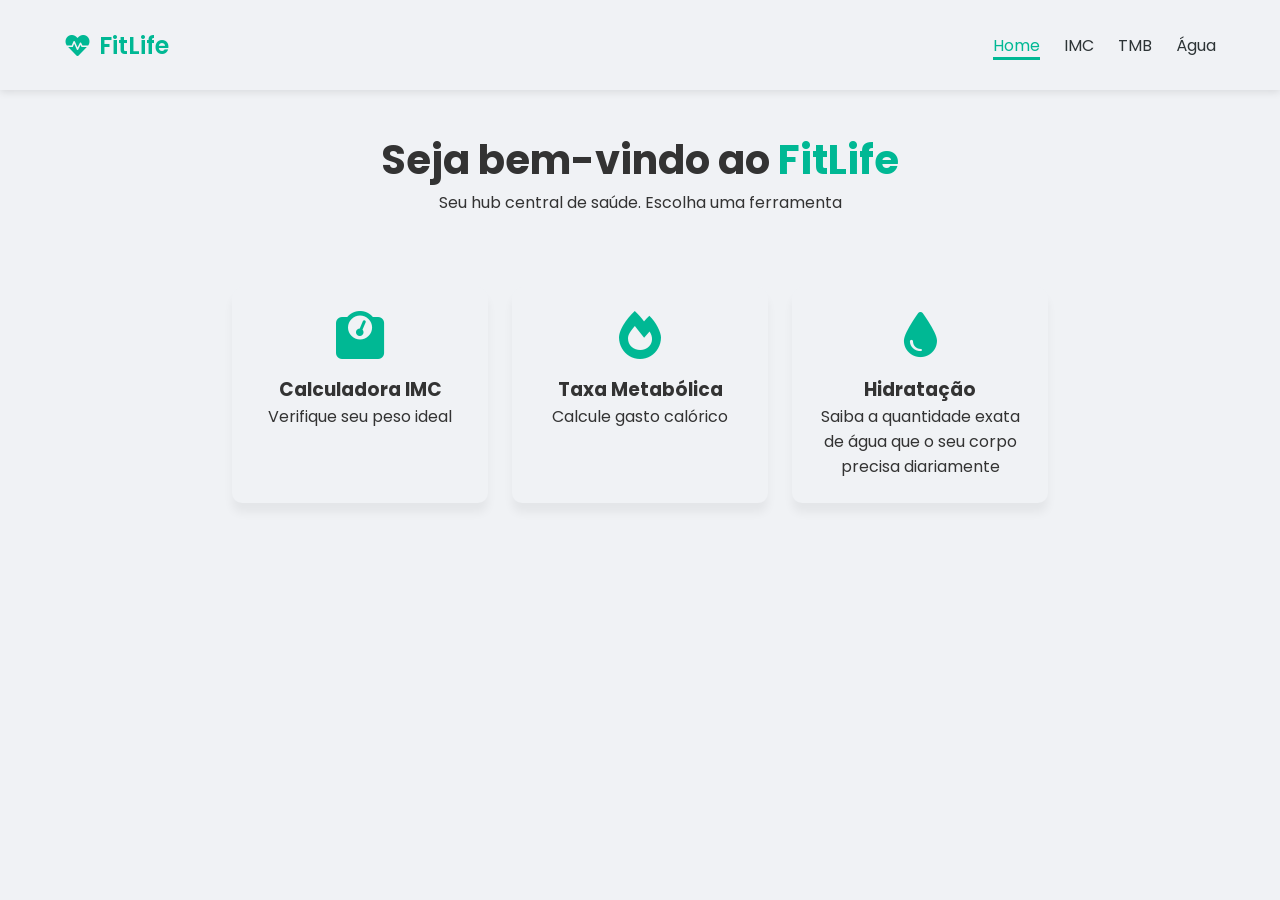
<file: index.html>
<!DOCTYPE html>
<html lang="pt-BR">

<head>
    <meta charset="UTF-8">
    <meta name="viewport" content="width=device-width, initial-scale=1.0">
    <title>Fitlife</title>
    <link rel="preconnect" href="https://fonts.googleapis.com">
    <link rel="preconnect" href="https://fonts.gstatic.com" crossorigin>
    <link rel="stylesheet" href="css/styles.css">
    <link rel="stylesheet" href="https://cdnjs.cloudflare.com/ajax/libs/font-awesome/6.0.0/css/all.min.css" />
    <link
        href="https://fonts.googleapis.com/css2?family=Poppins:ital,wght@0,100;0,200;0,300;0,400;0,500;0,600;0,700;0,800;0,900;1,100;1,200;1,300;1,400;1,500;1,600;1,700;1,800;1,900&display=swap"
        rel="stylesheet">
</head>

<body>

    <nav>

        <a class="logo" href="index.html">
            <i class="fas fa-heartbeat"></i>
            FitLife
        </a>

        <ul class="nav-links">
            <li><a class="nav-link" id="nav-active" href="index.html">Home</a></li>
            <li><a class="nav-link" href="pages/imc.html">IMC</a></li>
            <li><a class="nav-link" href="pages/tmb.html">TMB</a></li>
            <li><a class="nav-link" href="pages/water.html">Água</a></li>
        </ul>

    </nav>

    <header class="header-container">
        <h1>Seja bem-vindo ao <span>FitLife</span></h1>
        <p>Seu hub central de saúde. Escolha uma ferramenta</p>
    </header>

    <main>

        <section class="cards-section">
            <a class="feature-card" href="pages/imc.html">
                <i class="fas fa-weight"></i>
                <h3>Calculadora IMC</h3>
                <p>Verifique seu peso ideal</p>
            </a>
            <a class="feature-card" href="pages/tmb.html">
                <i class="fas fa-fire"></i>
                <h3>Taxa Metabólica</h3>
                <p>Calcule gasto calórico</p>
            </a>
            <a class="feature-card" href="pages/water.html">
                <i class="fas fa-tint"></i>
                <h3>Hidratação</h3>
                <p>Saiba a quantidade exata de água que o seu corpo precisa diariamente</p>
            </a>
        </section>

    </main>


</body>

</html>
</file>
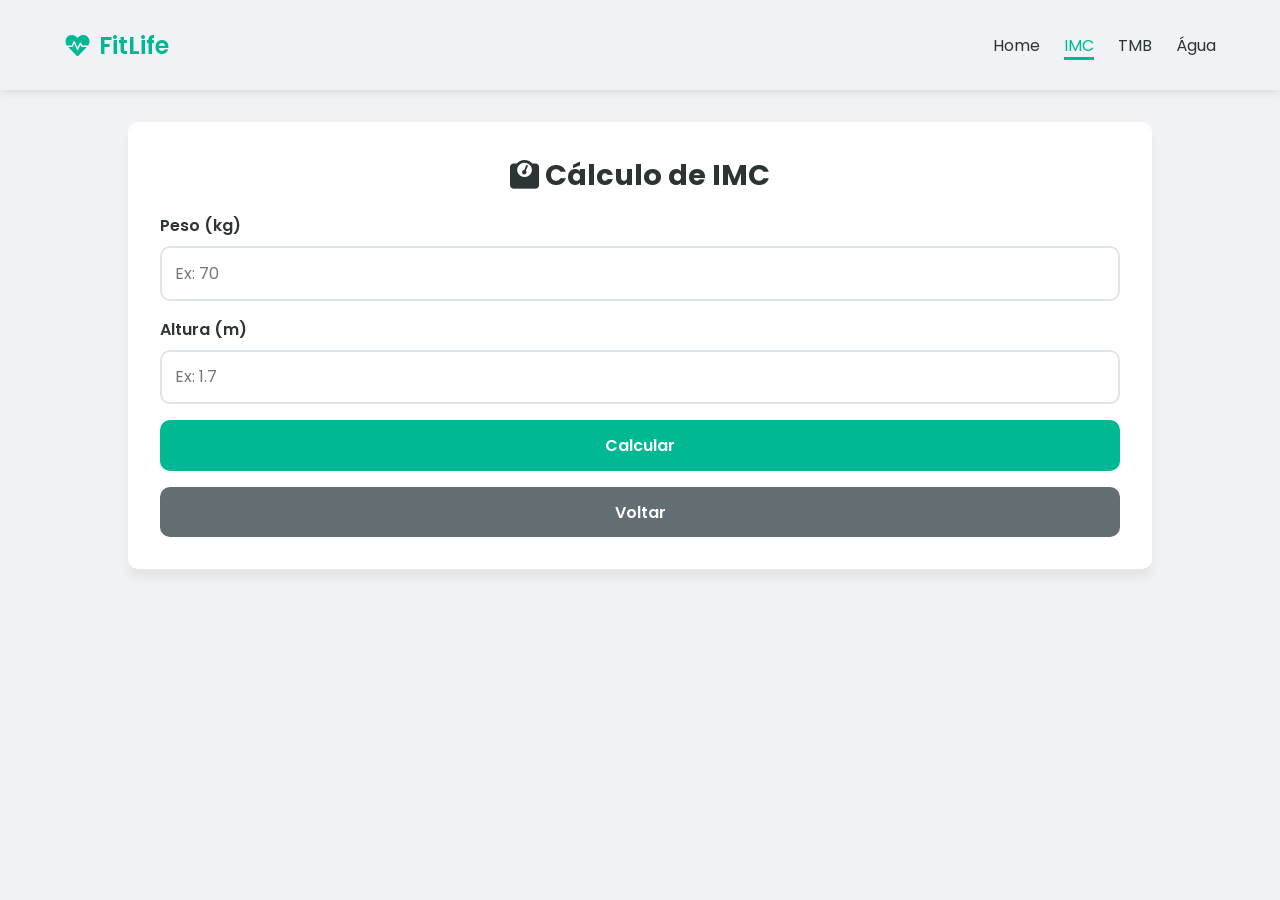
<file: pages/imc.html>
<!DOCTYPE html>
<html lang="pt-BR">

<head>
    <meta charset="UTF-8">
    <meta name="viewport" content="width=device-width, initial-scale=1.0">
    <link rel="preconnect" href="https://fonts.googleapis.com">
    <link rel="preconnect" href="https://fonts.gstatic.com" crossorigin>
    <link rel="stylesheet" href="../css/styles.css">
    <link rel="stylesheet" href="https://cdnjs.cloudflare.com/ajax/libs/font-awesome/6.0.0/css/all.min.css" />
    <link
        href="https://fonts.googleapis.com/css2?family=Poppins:ital,wght@0,100;0,200;0,300;0,400;0,500;0,600;0,700;0,800;0,900;1,100;1,200;1,300;1,400;1,500;1,600;1,700;1,800;1,900&display=swap"
        rel="stylesheet">
    <title>Fitlife | IMC</title>
</head>

<body>

    <nav>

        <a class="logo" href="../index.html">
            <i class="fas fa-heartbeat"></i>
            FitLife
        </a>

        <ul class="nav-links">
            <li><a class="nav-link" href="../index.html">Home</a></li>
            <li><a class="nav-link" id="nav-active" href="imc.html">IMC</a></li>
            <li><a class="nav-link" href="tmb.html">TMB</a></li>
            <li><a class="nav-link" href="water.html">Água</a></li>
        </ul>

    </nav>

    <main>
        <section class="tool-container">

            <div class="tool-container-title">
                <h2><i class="fas fa-weight"></i>
                    Cálculo de IMC
                </h2>
            </div>

            <form>

                <div class="form-group">
                    <label for="weight">Peso (kg)</label>
                    <input type="number" id="weight" placeholder="Ex: 70" required>
                </div>

                <div class="form-group">
                    <label for="height">Altura (m)</label>
                    <input type="number" id="height" placeholder="Ex: 1.7" step="any" required>
                </div>

                <button class="action-btn" type="submit" onclick="calculateIMC(event)">Calcular</button>
                <a class="action-btn btn-back" href="../index.html">Voltar</a>

            </form>

            <div id="result" class="result-box">
                <p>Seu IMC é:</p>
                <h2 id="imc-value">00.0</h2>
                <p id="imc-desc">Classificação</p>
            </div>

        </section>
    </main>

    <script src="../js/imc.js"></script>

</body>

</html>
</file>
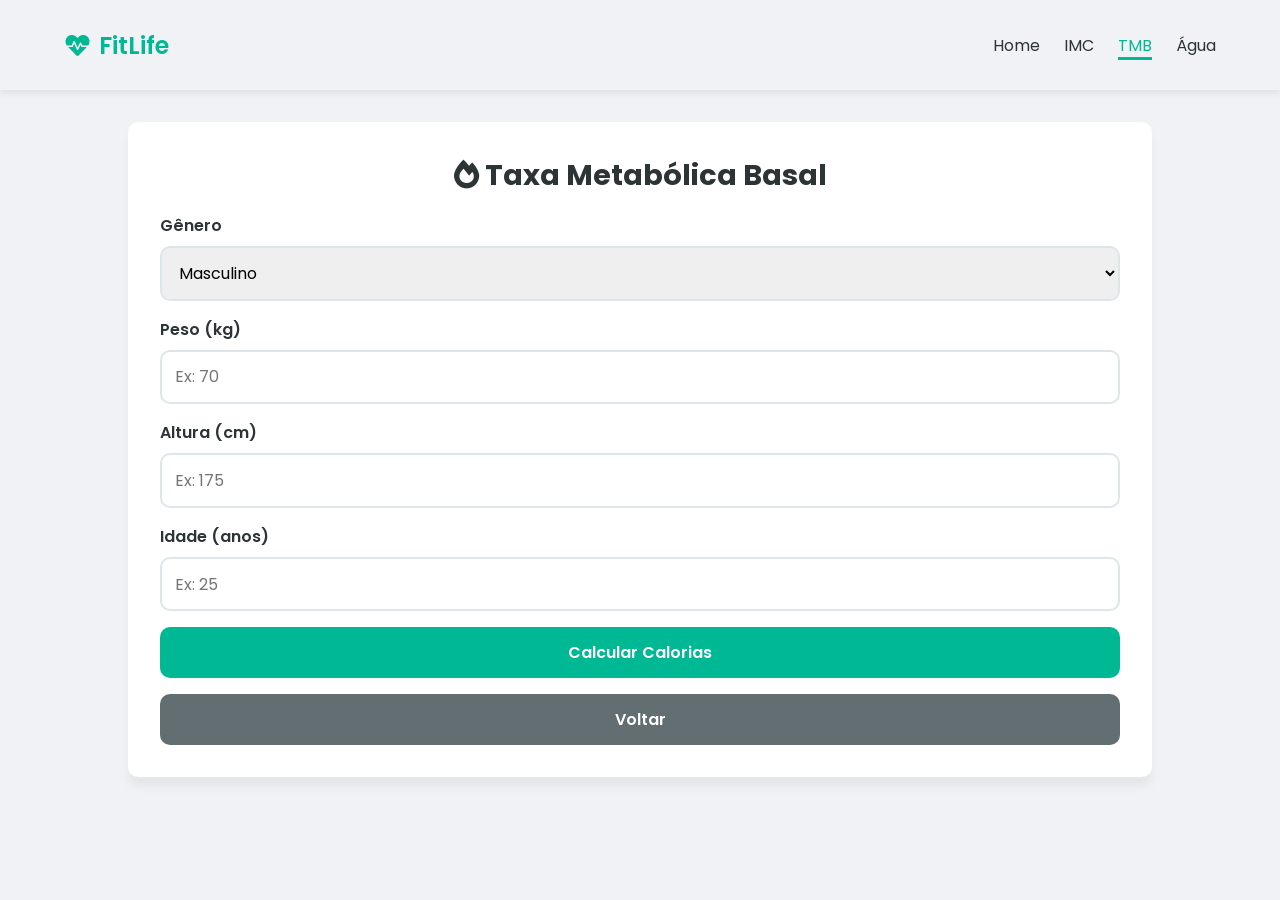
<file: pages/tmb.html>
<!DOCTYPE html>
<html lang="pt-BR">

<head>
    <meta charset="UTF-8">
    <meta name="viewport" content="width=device-width, initial-scale=1.0">
    <link rel="preconnect" href="https://fonts.googleapis.com">
    <link rel="preconnect" href="https://fonts.gstatic.com" crossorigin>
    <link rel="stylesheet" href="../css/styles.css">
    <link rel="stylesheet" href="https://cdnjs.cloudflare.com/ajax/libs/font-awesome/6.0.0/css/all.min.css" />
    <link
        href="https://fonts.googleapis.com/css2?family=Poppins:ital,wght@0,100;0,200;0,300;0,400;0,500;0,600;0,700;0,800;0,900;1,100;1,200;1,300;1,400;1,500;1,600;1,700;1,800;1,900&display=swap"
        rel="stylesheet">
    <title>Fitlife | TMB</title>
</head>

<body>

    <nav>

        <a class="logo" href="../index.html">
            <i class="fas fa-heartbeat"></i>
            FitLife
        </a>

        <ul class="nav-links">
            <li><a class="nav-link" href="../index.html">Home</a></li>
            <li><a class="nav-link" href="imc.html">IMC</a></li>
            <li><a class="nav-link" id="nav-active" href="tmb.html">TMB</a></li>
            <li><a class="nav-link" href="water.html">Água</a></li>
        </ul>

    </nav>

    <main>
        <section class="tool-container">
            <div class="tool-container-title">
                <h2><i class="fas fa-fire"></i>
                    Taxa Metabólica Basal
                </h2>
            </div>

            <form>

                <div class="form-group">
                    <label for="gender">Gênero</label>
                    <select id="gender">
                        <option value="male">Masculino</option>
                        <option value="female">Feminino</option>
                    </select>
                </div>

                <div class="form-group">
                    <label for="weight">Peso (kg)</label>
                    <input type="number" id="weight" placeholder="Ex: 70">
                </div>

                <div class="form-group">
                    <label for="height">Altura (cm)</label>
                    <input type="number" id="height" placeholder="Ex: 175">
                </div>

                <div class="form-group">
                    <label for="age">Idade (anos)</label>
                    <input type="number" id="age" placeholder="Ex: 25">
                </div>

                <button class="action-btn" type="submit" onclick="calculateTMB(event)">Calcular Calorias</button>
                <a class="action-btn btn-back" href="../index.html">Voltar</a>
            </form>

            <div id="result" class="result-box">
                <p>Gasto calórico basal</p>
                <h2 id="tmb-value">0000</h2>
                <p>Kcal/dia</p>
            </div>

        </section>
    </main>

    <script src="../js/tmb.js"></script>

</body>

</html>
</file>
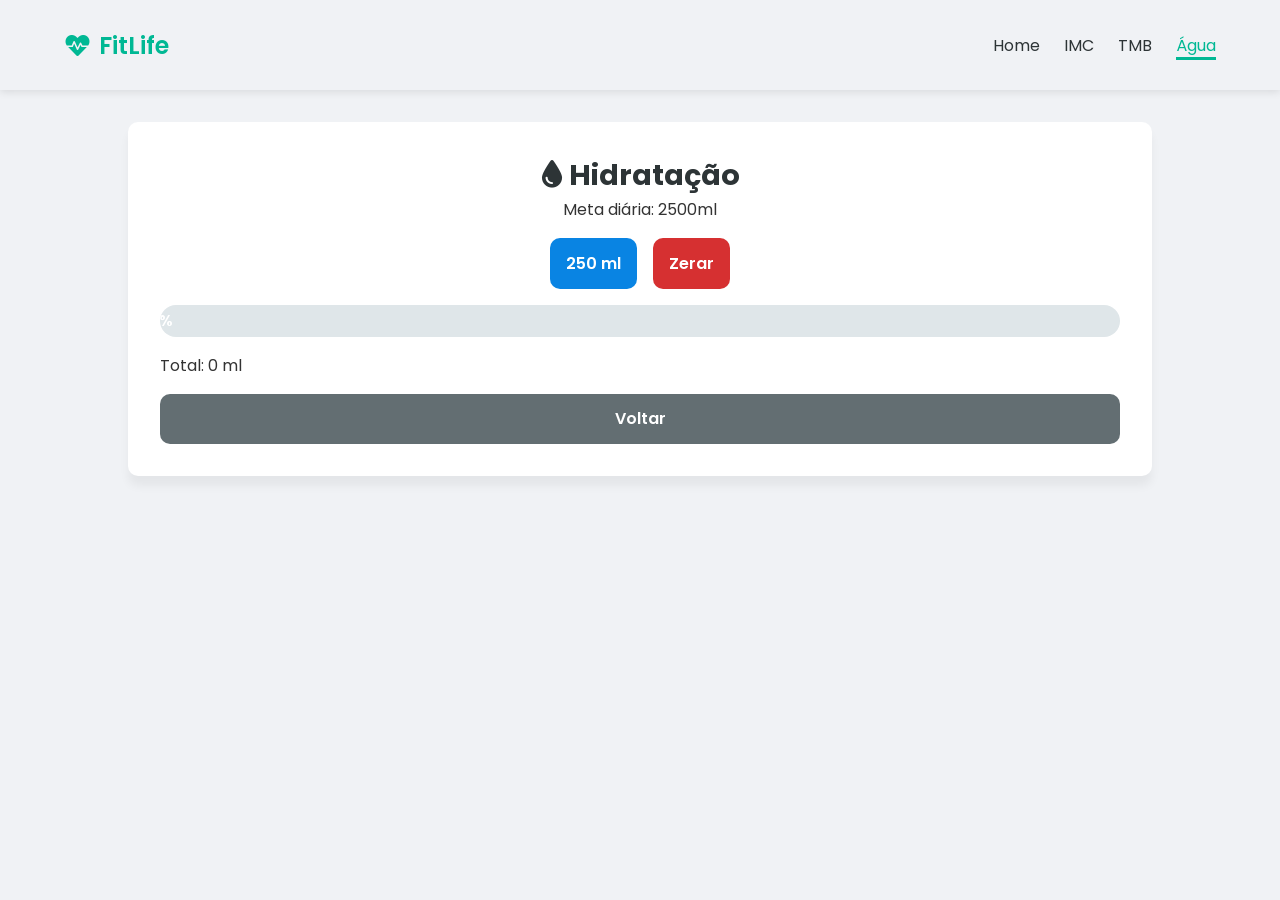
<file: pages/water.html>
<!DOCTYPE html>
<html lang="pt-BR">

<head>
    <meta charset="UTF-8">
    <meta name="viewport" content="width=device-width, initial-scale=1.0">
    <link rel="preconnect" href="https://fonts.googleapis.com">
    <link rel="preconnect" href="https://fonts.gstatic.com" crossorigin>
    <link rel="stylesheet" href="../css/styles.css">
    <link rel="stylesheet" href="../css/water.css">
    <link rel="stylesheet" href="https://cdnjs.cloudflare.com/ajax/libs/font-awesome/6.0.0/css/all.min.css" />
    <link
        href="https://fonts.googleapis.com/css2?family=Poppins:ital,wght@0,100;0,200;0,300;0,400;0,500;0,600;0,700;0,800;0,900;1,100;1,200;1,300;1,400;1,500;1,600;1,700;1,800;1,900&display=swap"
        rel="stylesheet">
    <title>Fitlife | Água</title>
</head>

<body>

    <nav>

        <a class="logo" href="../index.html">
            <i class="fas fa-heartbeat"></i>
            FitLife
        </a>

        <ul class="nav-links">
            <li><a class="nav-link" href="../index.html">Home</a></li>
            <li><a class="nav-link" href="imc.html">IMC</a></li>
            <li><a class="nav-link" href="tmb.html">TMB</a></li>
            <li><a class="nav-link" id="nav-active" href="water.html">Água</a></li>
        </ul>

    </nav>

    <main>
        <section class="tool-container">
            <div class="tool-container-title">
                <h2><i class="fas fa-tint"></i>
                    Hidratação
                </h2>
                <p>Meta diária: 2500ml</p>
            </div>

            <div class="water-controls">
                <button class="action-btn btn-water-add" type="button" onclick="addWater(250)">250 ml</button>
                <button class="action-btn btn-water-reset" type="button" onclick="resetWater()">Zerar</button>
            </div>

            <div class="progress-container">
                <div class="progress-bar" id="water-bar">0%</div>
            </div>

            <p>Total: <span id="water-total">0</span> ml</p>

            <a class="action-btn btn-back" href="../index.html">Voltar</a>
        </section>
    </main>

    <script src="../js/water.js"></script>

</body>

</html>
</file>
<file: css/styles.css>
/* css-01-variaveis-globais */
:root {
    --primary-color: #00b894;
    --primary-dark: #019477;
    --secondary-color: #2d3436;
    --background-color: #f0f2f5;
    --card-color: #ffffff;
    --text-color: #333333;
    --muted-color: #636e72;
    --danger-color: #d63031;
    --water-color: #0984e3;
    --border-color: #dfe6e9;
    --water-dark: #00008B;
    --danger-dark: #b71c1c;

    --shadow-md: 0 10px 10px rgba(0, 0, 0, 0.05);
}

* {
    margin: 0;
    padding: 0;
    box-sizing: border-box;
}

body {
    font-family: 'Poppins', sans-serif;
    background-color: var(--background-color);
    color: var(--text-color);
}

nav {
    /* flexbox */
    display: flex;
    justify-content: space-between;
    align-items: center;

    height: 10vh;
    background-color: var(--background-color);
    padding: 0 5%;
    box-shadow: 0 2px 8px rgba(0, 0, 0, 0.1);
}

.logo {
    /* flexbox */
    display: flex;
    align-items: center;
    gap: 0.5rem;
    font-size: 1.5rem;
    color: var(--primary-color);
    text-decoration: none;
    font-weight: 600;
}

.nav-links {
    display: flex;
    list-style: none;
    gap: 1.5rem;
}

.nav-link {
    text-decoration: none;
    color: var(--secondary-color);
    font-size: 1rem;
}

.nav-link:hover {
    color: var(--primary-color);
}

#nav-active {
    border-bottom: 3px var(--primary-color) solid;
    color: var(--primary-color);
}

.header-container {
    text-align: center;
    padding: 2.5rem 0;
}

.header-container h1 {
    font-size: 2.5rem;
}

.header-container span {
    color: var(--primary-color);
}

main {
    width: 80vw;
    margin: 0 auto;
    padding: 2rem 0;
}

.cards-section {
    display: flex;
    justify-content: center;
    flex-wrap: wrap;
    gap: 1.5rem;
    text-align: center;
}

.feature-card {
    background-color: var(--background-color);
    color: var(--text-color);
    padding: 1.5rem;
    border-radius: 10px;
    text-align: center;
    text-decoration: none;
    box-shadow: var(--shadow-md);
    width: 16rem;
}

.feature-card:hover {
    border: 2px solid var(--primary-color);
}

.feature-card i {
    font-size: 3rem;
    color: var(--primary-color);
    margin-bottom: 1rem;
}

.tool-container {
    display: flex;
    flex-direction: column;
    gap: 1rem;
    width: 100%;
    padding: 2rem;
    background-color: var(--card-color);
    box-shadow: var(--shadow-md);
    border-radius: 10px;
}

.tool-container-title {
    text-align: center;
}

.tool-container-title h2 {
    color: var(--secondary-color);
    font-size: 1.8rem;
}

.tool-container form {
    display: flex;
    flex-direction: column;
    gap: 1rem;
}

.form-group {
    display: flex;
    flex-direction: column;
    gap: 0.5rem;
}

.form-group label {
    font-weight: 600;
    color: var(--secondary-color);
}

.form-group input,
.form-group select {
    padding: 0.8rem;
    border: 2px solid var(--border-color);
    border-radius: 10px;
    font-size: 1rem;
    font-family: inherit;
}

.form-group input:focus,
.form-group select:focus {
    outline: none;
    border-color: var(--primary-color);
}

.action-btn {
    padding: 0.8rem 1rem;
    background-color: var(--primary-color);
    color: var(--card-color);
    border: none;
    border-radius: 10px;
    font-size: 1rem;
    font-weight: 600;
    font-family: inherit;
    cursor: pointer;
    text-decoration: none;
    text-align: center;
    transition: 0.3s;
}

.action-btn:hover {
    background-color: var(--primary-dark);
}

.btn-back {
    background-color: var(--muted-color);
}

.btn-back:hover {
    background-color: var(--secondary-color);
}

.result-box {
    display: none;
    padding: 1.25rem;
    background-color: #e8f8f5;
    border-radius: 10px;
    text-align: center;
}

.show {
    display: block;
}

@media (max-width: 480px) {
    nav {
        flex-direction: column;
        justify-content: center;
    }
}
</file>
<file: css/water.css>
.water-controls {
    display: flex;
    justify-content: center;
    align-items: center;
    flex-wrap: wrap;
    gap: 1rem;
}

.btn-water-add {
    background-color: var(--water-color);

}

.btn-water-add:hover {
    background-color: var(--water-dark);
}

.btn-water-reset {
    background-color: var(--danger-color);
}

.btn-water-reset:hover {
    background-color: var(--danger-dark);
}

.progress-container {
    width: 100%;
    height: 2rem;
    background-color: var(--border-color);
    border-radius: 32px;
    overflow: hidden;
}

.progress-bar {
    display: flex;
    justify-content: center;
    align-items: center;
    width: 0%;
    height: 100%;
    background-color: var(--water-color);
    color: var(--card-color);
    font-weight: 600;
}
</file>
